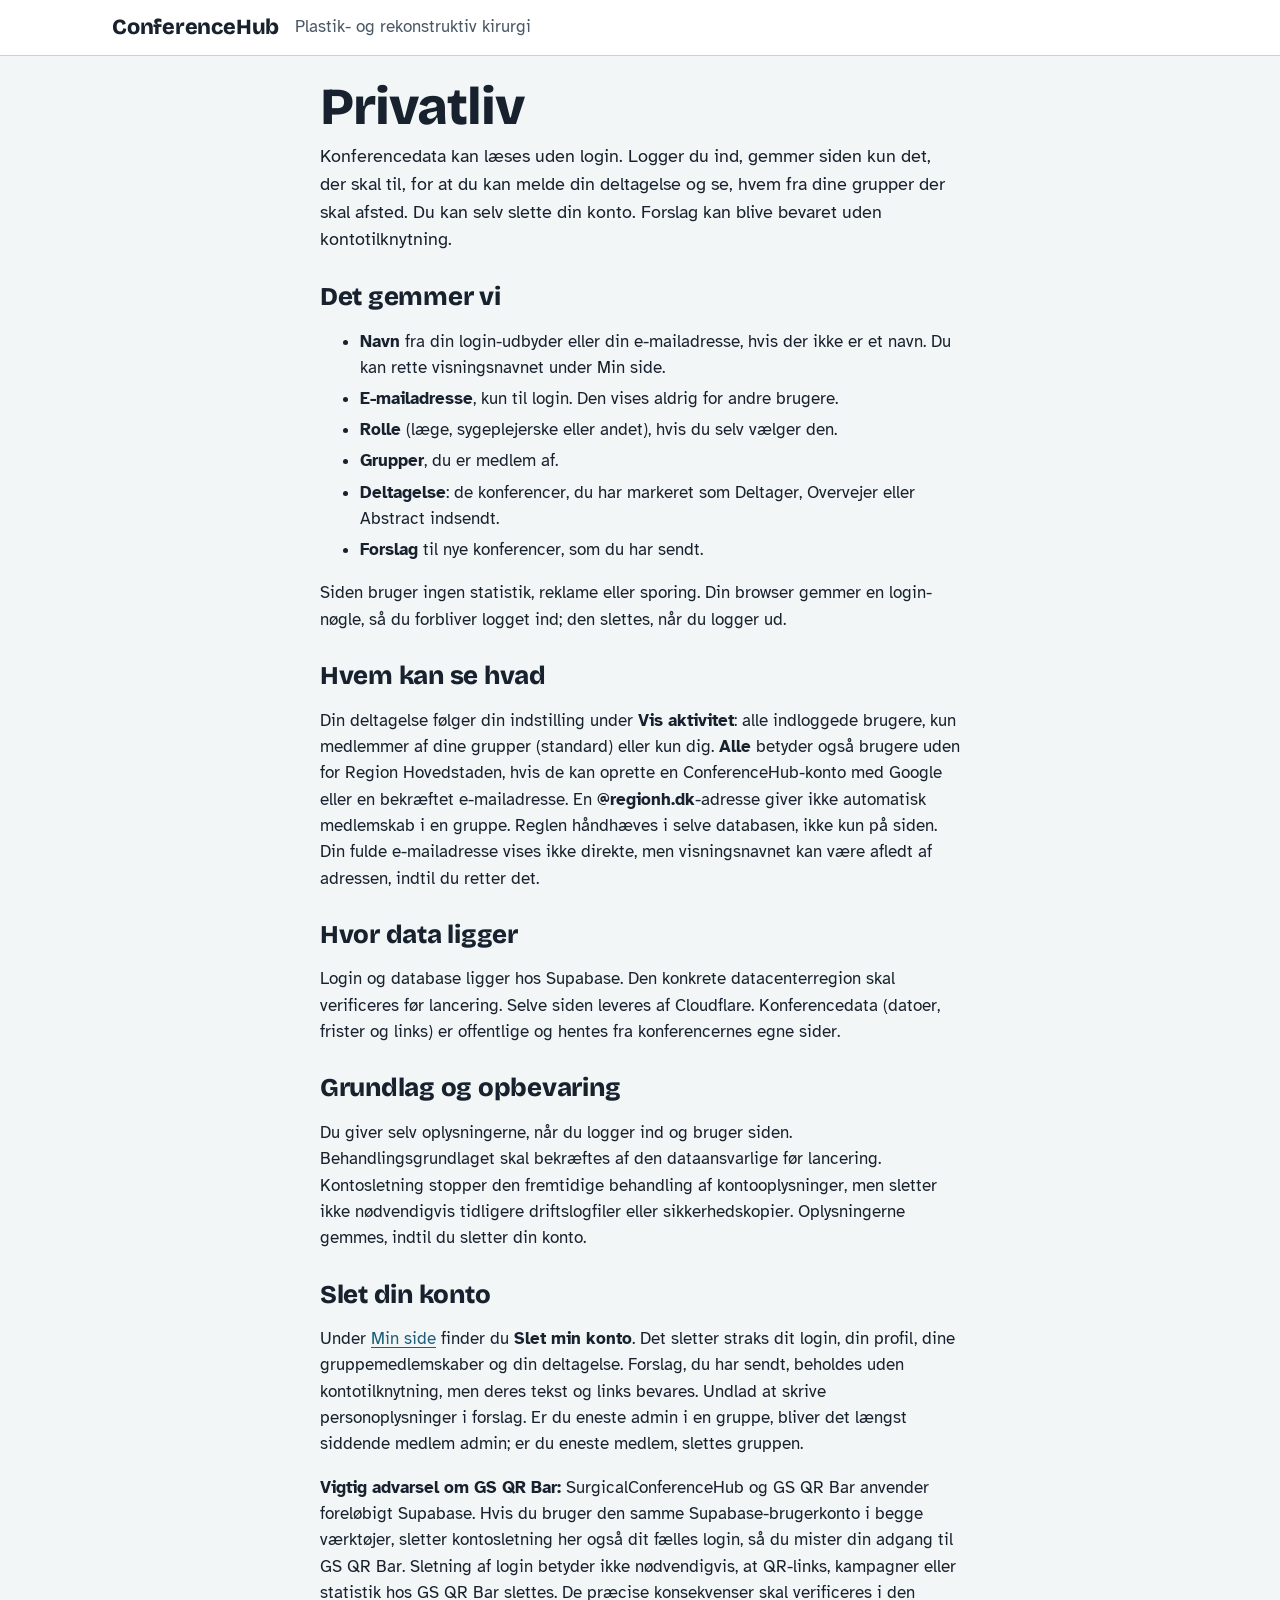
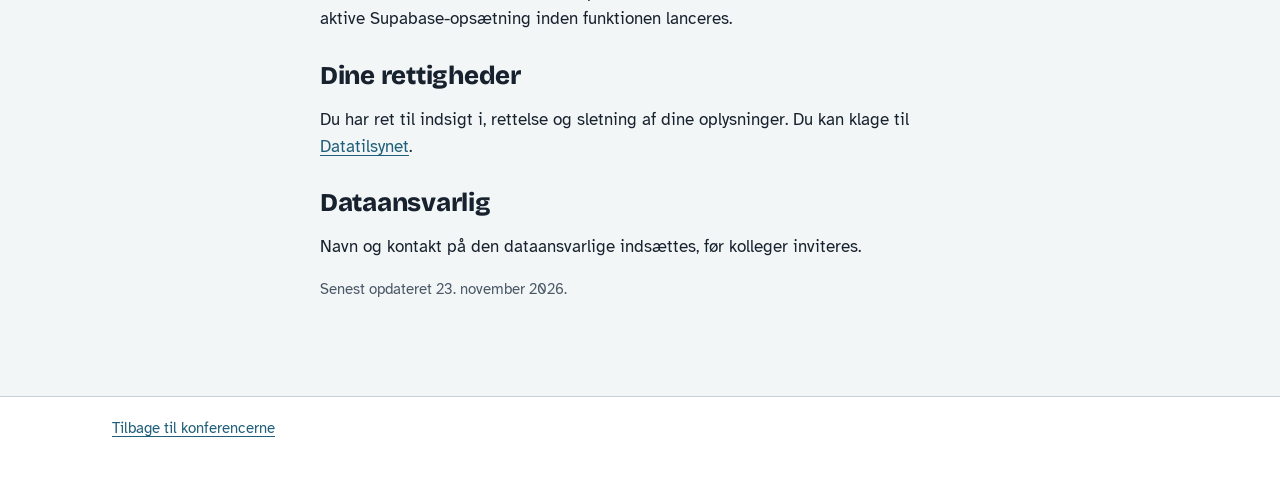
<file: site/privatliv.html>
<!doctype html>
<html lang="da">
<head>
<meta charset="utf-8">
<meta name="viewport" content="width=device-width, initial-scale=1">
<title>Privatliv – ConferenceHub</title>
<meta name="description" content="Hvilke oplysninger ConferenceHub gemmer, hvem der kan se dem, og hvordan du sletter dem.">
<link rel="icon" href="data:,">
<link rel="stylesheet" href="styles.css">
</head>
<body>
<header class="top">
  <div class="wrap top-inner">
    <p class="brand"><a href="./" class="brand-link">ConferenceHub</a></p>
    <p class="scope">Plastik- og rekonstruktiv kirurgi</p>
  </div>
</header>

<main class="wrap prose">
  <h1>Privatliv</h1>
  <p class="lede">Konferencedata kan læses uden login. Logger du ind, gemmer siden kun det, der skal til, for at du kan melde din deltagelse og se, hvem fra dine grupper der skal afsted. Du kan selv slette din konto. Forslag kan blive bevaret uden kontotilknytning.</p>

  <h2>Det gemmer vi</h2>
  <ul>
    <li><strong>Navn</strong> fra din login-udbyder eller din e-mailadresse, hvis der ikke er et navn. Du kan rette visningsnavnet under Min side.</li>
    <li><strong>E-mailadresse</strong>, kun til login. Den vises aldrig for andre brugere.</li>
    <li><strong>Rolle</strong> (læge, sygeplejerske eller andet), hvis du selv vælger den.</li>
    <li><strong>Grupper</strong>, du er medlem af.</li>
    <li><strong>Deltagelse</strong>: de konferencer, du har markeret som Deltager, Overvejer eller Abstract indsendt.</li>
    <li><strong>Forslag</strong> til nye konferencer, som du har sendt.</li>
  </ul>
  <p>Siden bruger ingen statistik, reklame eller sporing. Din browser gemmer en login-nøgle, så du forbliver logget ind; den slettes, når du logger ud.</p>

  <h2>Hvem kan se hvad</h2>
  <p>Din deltagelse følger din indstilling under <strong>Vis aktivitet</strong>: alle indloggede brugere, kun medlemmer af dine grupper (standard) eller kun dig. <strong>Alle</strong> betyder også brugere uden for Region Hovedstaden, hvis de kan oprette en ConferenceHub-konto med Google eller en bekræftet e-mailadresse. En <strong>@regionh.dk</strong>-adresse giver ikke automatisk medlemskab i en gruppe. Reglen håndhæves i selve databasen, ikke kun på siden. Din fulde e-mailadresse vises ikke direkte, men visningsnavnet kan være afledt af adressen, indtil du retter det.</p>

  <h2>Hvor data ligger</h2>
  <p>Login og database ligger hos Supabase. Den konkrete datacenterregion skal verificeres før lancering. Selve siden leveres af Cloudflare. Konferencedata (datoer, frister og links) er offentlige og hentes fra konferencernes egne sider.</p>

  <h2>Grundlag og opbevaring</h2>
  <p>Du giver selv oplysningerne, når du logger ind og bruger siden. Behandlingsgrundlaget skal bekræftes af den dataansvarlige før lancering. Kontosletning stopper den fremtidige behandling af kontooplysninger, men sletter ikke nødvendigvis tidligere driftslogfiler eller sikkerhedskopier. Oplysningerne gemmes, indtil du sletter din konto.</p>

  <h2>Slet din konto</h2>
  <p>Under <a href="./#mig">Min side</a> finder du <strong>Slet min konto</strong>. Det sletter straks dit login, din profil, dine gruppemedlemskaber og din deltagelse. Forslag, du har sendt, beholdes uden kontotilknytning, men deres tekst og links bevares. Undlad at skrive personoplysninger i forslag. Er du eneste admin i en gruppe, bliver det længst siddende medlem admin; er du eneste medlem, slettes gruppen.</p>

  <p><strong>Vigtig advarsel om GS QR Bar:</strong> SurgicalConferenceHub og GS QR Bar anvender foreløbigt Supabase. Hvis du bruger den samme Supabase-brugerkonto i begge værktøjer, sletter kontosletning her også dit fælles login, så du mister din adgang til GS QR Bar. Sletning af login betyder ikke nødvendigvis, at QR-links, kampagner eller statistik hos GS QR Bar slettes. De præcise konsekvenser skal verificeres i den aktive Supabase-opsætning inden funktionen lanceres.</p>

  <h2>Dine rettigheder</h2>
  <p>Du har ret til indsigt i, rettelse og sletning af dine oplysninger. Du kan klage til <a href="https://www.datatilsynet.dk/" rel="noopener">Datatilsynet</a>.</p>

  <h2>Dataansvarlig</h2>
  <p data-todo="dataansvarlig">Navn og kontakt på den dataansvarlige indsættes, før kolleger inviteres.</p>

  <p class="hint">Senest opdateret 23. november 2026.</p>
</main>

<footer class="foot">
  <div class="wrap"><p><a href="./">Tilbage til konferencerne</a></p></div>
</footer>
</body>
</html>
</file>
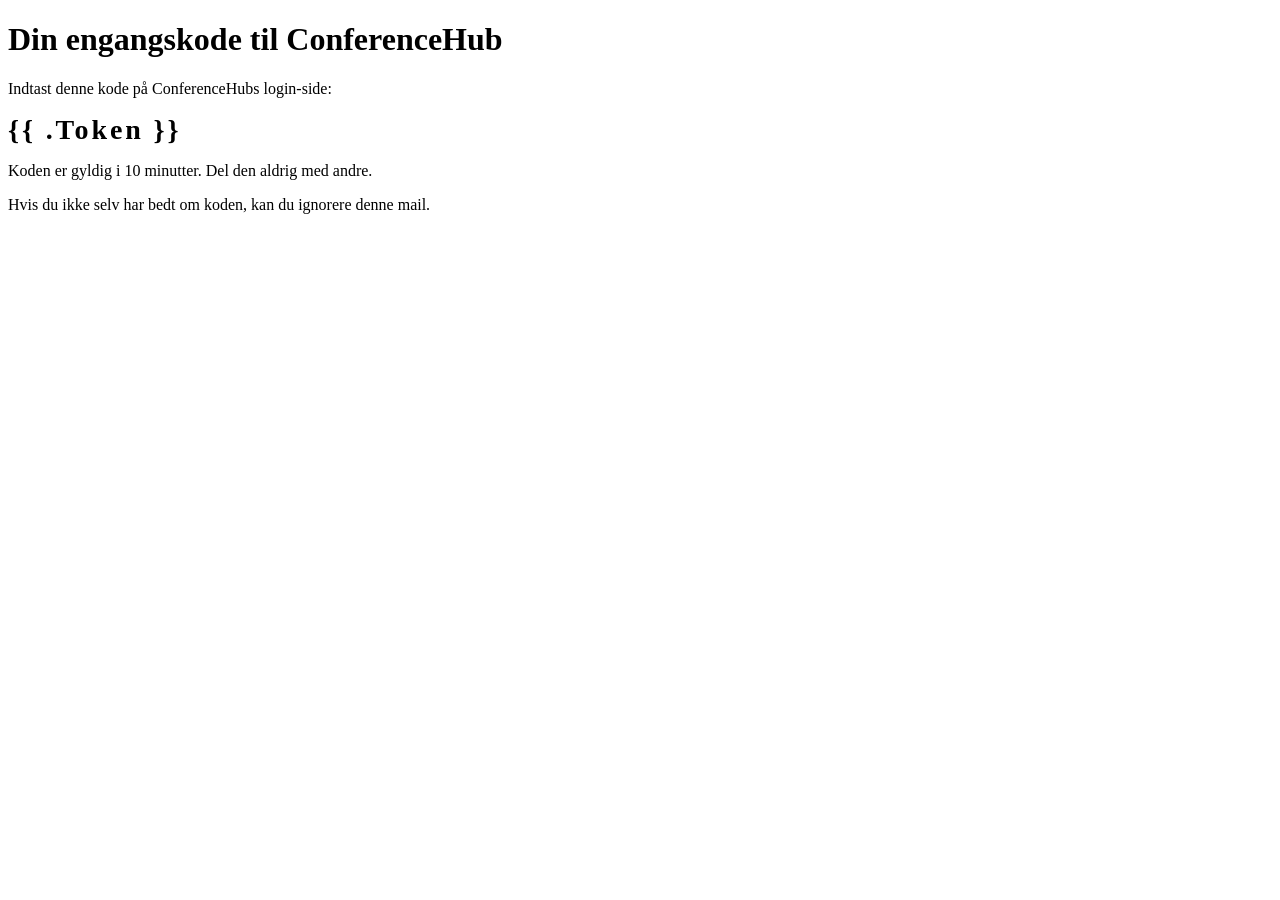
<file: supabase/templates/confirm_signup_code.html>
<!doctype html>
<html lang="da">
  <head><meta charset="utf-8"><title>ConferenceHub engangskode</title></head>
  <body>
    <h1>Din engangskode til ConferenceHub</h1>
    <p>Indtast denne kode på ConferenceHubs login-side:</p>
    <p><strong style="font-size: 1.75rem; letter-spacing: 0.18rem;">{{ .Token }}</strong></p>
    <p>Koden er gyldig i 10 minutter. Del den aldrig med andre.</p>
    <p>Hvis du ikke selv har bedt om koden, kan du ignorere denne mail.</p>
  </body>
</html>
</file>
<file: site/styles.css>
@font-face { font-family: "Bricolage"; src: url(fonts/bricolage-grotesque-latin-600-normal.woff2) format("woff2"); font-weight: 600; font-display: swap; }
@font-face { font-family: "Bricolage"; src: url(fonts/bricolage-grotesque-latin-800-normal.woff2) format("woff2"); font-weight: 800; font-display: swap; }
@font-face { font-family: "Atkinson"; src: url(fonts/atkinson-hyperlegible-latin-400-normal.woff2) format("woff2"); font-weight: 400; font-display: swap; }
@font-face { font-family: "Atkinson"; src: url(fonts/atkinson-hyperlegible-latin-700-normal.woff2) format("woff2"); font-weight: 700; font-display: swap; }

:root {
  --paper: #f3f6f7;      /* klinisk kølig hvid */
  --sheet: #ffffff;
  --ink: #18222e;        /* blå-sort */
  --ink-soft: #4a5866;
  --rule: #c7d1d8;
  --marker: #5b2a91;     /* hudmarkør, gentianaviolet */
  --marker-tint: #efe8f7;
  --drape: #1f5f7a;      /* afdækningsblå, links */
  --urgent: #9a3d12;     /* frist snart */
  --display: "Bricolage", "Arial Narrow", system-ui, sans-serif;
  --body: "Atkinson", system-ui, -apple-system, "Segoe UI", sans-serif;
  color-scheme: light;
}

* { box-sizing: border-box; }
html { -webkit-text-size-adjust: 100%; }
body { margin: 0; background: var(--paper); color: var(--ink); font: 400 1.0625rem/1.55 var(--body); }
.wrap { max-width: 68rem; margin: 0 auto; padding: 0 1rem; }
a { color: var(--drape); text-underline-offset: .18em; }
:focus-visible { outline: 3px solid var(--marker); outline-offset: 2px; border-radius: 2px; }
.skip { position: absolute; left: -999px; top: .5rem; background: var(--sheet); padding: .5rem .75rem; z-index: 10; }
.skip:focus { left: .5rem; }

.top { border-bottom: 1px solid var(--rule); background: var(--sheet); }
.top-inner { display: flex; align-items: baseline; gap: 1rem; flex-wrap: wrap; padding-top: .9rem; padding-bottom: .9rem; }
.brand { margin: 0; font: 800 1.35rem/1 var(--display); letter-spacing: -.01em; display: inline-flex; align-items: center; gap: .6rem; align-self: center; }
.brand img { display: block; width: 36px; height: 36px; flex: none; }
.scope { margin: 0; color: var(--ink-soft); }

/* ---------- tavlen ---------- */
.board { padding-top: 2.25rem; padding-bottom: 1.5rem; }
h1 { font: 800 clamp(2rem, 5vw, 3.25rem)/1.05 var(--display); letter-spacing: -.02em; margin: 0 0 .5rem; }
.lede { margin: 0 0 1.5rem; max-width: 46rem; font-size: 1.125rem; }
.lede strong { color: var(--urgent); }

.strip-scroll { overflow-x: auto; background: var(--sheet); border: 1px solid var(--rule); border-radius: 6px; }
.strip { position: relative; min-width: 56rem; padding: 0 0 1.6rem; }
.months { display: grid; grid-template-columns: repeat(12, 1fr); border-bottom: 1px solid var(--rule); }
.months span { padding: .5rem .5rem .4rem; font-size: .875rem; color: var(--ink-soft); border-left: 1px solid var(--rule); }
.months span:first-child { border-left: 0; }
.months .jan { color: var(--ink); font-weight: 700; }
.lanes { position: relative; margin-top: .6rem; }
.bar { position: absolute; height: 1.9rem; display: flex; align-items: center; padding: 0 .45rem; min-width: .5rem;
  background: var(--marker-tint); border-left: 3px solid var(--marker); color: var(--ink); font-size: .8125rem; font-weight: 700;
  white-space: nowrap; text-decoration: none; border-radius: 0 3px 3px 0; }
.bar:hover { background: #e3d6f2; }
.bar.done { background: #e9edf0; border-left-color: #8796a3; color: var(--ink-soft); font-weight: 400; }
.today { position: absolute; top: 2.4rem; bottom: 0; width: 0; border-left: 2px dashed var(--marker); pointer-events: none; }
.today span { position: absolute; bottom: .1rem; left: .35rem; white-space: nowrap; font-size: .75rem; font-weight: 700; color: var(--marker); background: var(--sheet); padding: 0 .2rem; }
.tick { position: absolute; width: 0; height: .55rem; border-left: 2px dashed var(--urgent); }

/* ---------- værktøjer ---------- */
.tools { display: flex; flex-wrap: wrap; gap: .75rem 1.5rem; align-items: end; justify-content: space-between;
  padding: 1rem 0 .5rem; border-bottom: 1px solid var(--rule); position: sticky; top: 0; background: var(--paper); z-index: 2; }
.chips { display: flex; flex-wrap: wrap; gap: .4rem; }
.chips button { font: inherit; font-size: .9375rem; min-height: 2.25rem; padding: .25rem .8rem; border-radius: 999px;
  border: 1px solid #8796a3; background: var(--sheet); color: var(--ink); cursor: pointer; }
.chips button[aria-pressed="true"] { background: var(--marker); border-color: var(--marker); color: #fff; }
.search { display: grid; gap: .2rem; font-size: .875rem; color: var(--ink-soft); }
.search input { font: inherit; font-size: 1rem; min-height: 2.5rem; width: min(20rem, 80vw); padding: .3rem .6rem;
  border: 1px solid #7c8b98; border-radius: 4px; background: var(--sheet); color: var(--ink); }

/* ---------- lister ---------- */
h2 { font: 800 1.6rem/1.15 var(--display); margin: 2rem 0 .15rem; letter-spacing: -.01em; }
.count { font: 400 1rem var(--body); color: var(--ink-soft); }
.section-note { margin: 0 0 .5rem; color: var(--ink-soft); }
.rows { list-style: none; margin: 0; padding: 0; }
.row { border-bottom: 1px solid var(--rule); }
.row > details > summary { list-style: none; cursor: pointer; display: grid; grid-template-columns: 9.5rem 1fr auto; gap: .25rem 1.25rem;
  padding: .9rem .25rem; align-items: start; }
.row > details > summary::-webkit-details-marker { display: none; }
.row > details > summary:hover { background: var(--sheet); }
.when { font: 600 1rem/1.3 var(--display); }
.when small { display: block; font: 400 .875rem var(--body); color: var(--ink-soft); }
.what h3 { margin: 0; font: 700 1.0625rem/1.35 var(--body); }
.what p { margin: .1rem 0 0; color: var(--ink-soft); font-size: .9375rem; }
.next { text-align: right; font-size: .9375rem; max-width: 14rem; }
.next .soon { color: var(--urgent); font-weight: 700; }
.next .none { color: var(--ink-soft); }
.chev { display: inline-block; margin-left: .35rem; transition: transform .15s; }
details[open] .chev { transform: rotate(90deg); }

.detail { padding: .25rem .25rem 1.25rem 10.75rem; }
.detail dl { display: grid; grid-template-columns: 11rem 1fr; gap: .3rem 1rem; margin: 0 0 1rem; }
.detail dt { color: var(--ink-soft); }
.detail dd { margin: 0; }
.detail .expired { text-decoration: line-through; color: var(--ink-soft); }
.detail .actions { display: flex; flex-wrap: wrap; gap: .6rem 1.25rem; align-items: center; }
.btn { font: inherit; font-weight: 700; min-height: 2.5rem; padding: .35rem .95rem; border-radius: 4px; cursor: pointer;
  border: 2px solid var(--marker); background: var(--sheet); color: var(--marker); }
.btn:hover { background: var(--marker-tint); }
.source { font-size: .875rem; color: var(--ink-soft); margin: .75rem 0 0; }
.evidence { font-size: .875rem; color: var(--ink-soft); }
.evidence summary { cursor: pointer; color: var(--drape); }
.evidence blockquote { margin: .2rem 0 .25rem; overflow-wrap: anywhere; }

.past > summary { cursor: pointer; list-style: none; }
.past > summary::-webkit-details-marker { display: none; }
.past > summary h2 { display: inline-block; }
.past > summary h2::after { content: "  vis"; font: 400 1rem var(--body); color: var(--drape); text-decoration: underline; }
.past[open] > summary h2::after { content: "  skjul"; }
.empty { padding: 1.5rem 0; color: var(--ink-soft); }

.foot { margin-top: 3rem; border-top: 1px solid var(--rule); background: var(--sheet); color: var(--ink-soft); font-size: .9375rem; }
.foot .wrap { padding-top: 1.25rem; padding-bottom: 2rem; }
.foot p { margin: 0 0 .4rem; max-width: 46rem; }

@media (max-width: 720px) {
  .row > details > summary { grid-template-columns: 1fr; }
  .next { text-align: left; max-width: none; }
  .detail { padding-left: .25rem; }
  .detail dl { grid-template-columns: 1fr; }
  .detail dt { margin-top: .4rem; }
  .tools { position: static; }
}
@media (prefers-reduced-motion: reduce) { .chev { transition: none; } }

/* ---------- beta: konto, login, deltagelse, Min side ---------- */
.account { margin-left: auto; display: flex; gap: .9rem; align-items: center; }
.account a { font-weight: 700; }
.linklike { font: inherit; background: none; border: 0; padding: 0; color: var(--drape); text-decoration: underline; text-underline-offset: .18em; cursor: pointer; min-height: 1.5rem; }
.btn.solid { background: var(--marker); color: #fff; }
.btn.solid:hover { background: #4a2178; }
.btn.danger { color: #9b1c1c; border-color: #9b1c1c; }
.btn.danger:hover { background: #fbeaea; }
.prose { max-width: 42rem; padding-top: 1.5rem; padding-bottom: 2rem; }
.prose h2 { margin-top: 1.75rem; }
.prose li { margin: .3rem 0; }
.brand-link { color: inherit; text-decoration: none; }
.hint { color: var(--ink-soft); font-size: .9375rem; }
.error { color: #9b1c1c; font-weight: 700; margin: .25rem 0 0; min-height: 1em; }
.crowd { display: block; color: var(--marker); font-weight: 700; font-size: .875rem; }
.mine { margin: 0 0 1rem; }
.choice { display: flex; flex-wrap: wrap; gap: .4rem; align-items: center; }
.choice button[data-att]:not(.linklike) { font: inherit; font-size: .9375rem; min-height: 2.5rem; padding: .3rem .85rem; border-radius: 4px;
  border: 1px solid #8796a3; background: var(--sheet); color: var(--ink); cursor: pointer; }
.choice button[data-att][aria-pressed="true"] { background: var(--marker); border-color: var(--marker); color: #fff; font-weight: 700; }
.who { margin: .5rem 0 0; }

dialog { border: 1px solid var(--rule); border-radius: 8px; padding: 1.5rem; max-width: min(28rem, calc(100vw - 2rem)); color: var(--ink); background: var(--sheet); }
dialog::backdrop { background: rgb(24 34 46 / .45); }
dialog h2 { margin-top: 0; }
.dlg-close { position: absolute; top: .5rem; right: .5rem; }
.dlg-close button { font-size: 1.5rem; line-height: 1; width: 2.5rem; height: 2.5rem; border: 0; background: none; cursor: pointer; color: var(--ink-soft); }
#login-email { margin-top: 1.25rem; }
.inline { display: flex; gap: .5rem; flex-wrap: wrap; }
.inline input { flex: 1 1 12rem; }
input:not([type=radio]), select, textarea { font: inherit; font-size: 1rem; min-height: 2.5rem; padding: .35rem .6rem; border: 1px solid #7c8b98; border-radius: 4px; background: var(--sheet); color: var(--ink); width: 100%; }
label { display: block; margin: .6rem 0 .25rem; font-weight: 700; font-size: .9375rem; }
label.radio { display: flex; gap: .6rem; align-items: flex-start; font-weight: 400; margin: .5rem 0; }
label.radio input { margin-top: .3rem; width: 1.1rem; height: 1.1rem; accent-color: var(--marker); }

.me { padding-top: 2rem; }
.me-head { display: flex; justify-content: space-between; align-items: baseline; }
.me-head h2 { margin-top: 0; }
.me-grid { display: grid; grid-template-columns: repeat(auto-fit, minmax(19rem, 1fr)); gap: 1rem; }
.panel { background: var(--sheet); border: 1px solid var(--rule); border-radius: 6px; padding: 1rem 1.1rem 1.25rem; margin: 0; min-width: 0; }
.panel h3 { margin: 0 0 .4rem; font: 800 1.15rem/1.2 var(--display); }
fieldset.panel legend { padding: 0; float: left; width: 100%; }
fieldset.panel legend + * { clear: both; }
.panel .btn { margin-top: .9rem; }
.plain { list-style: none; padding: 0; margin: 0 0 .5rem; }
.plain li { padding: .5rem 0; border-bottom: 1px solid var(--rule); overflow-wrap: anywhere; }
.plain code { font-size: .8125rem; }
.inline-form { margin-top: .5rem; }

.toast { position: fixed; left: 50%; bottom: 1rem; transform: translateX(-50%) translateY(150%); background: var(--ink); color: #fff;
  padding: .7rem 1rem; border-radius: 6px; max-width: calc(100vw - 2rem); transition: transform .2s; z-index: 20; }
.toast.show { transform: translateX(-50%) translateY(0); }
@media (prefers-reduced-motion: reduce) { .toast { transition: none; } }
</file>
